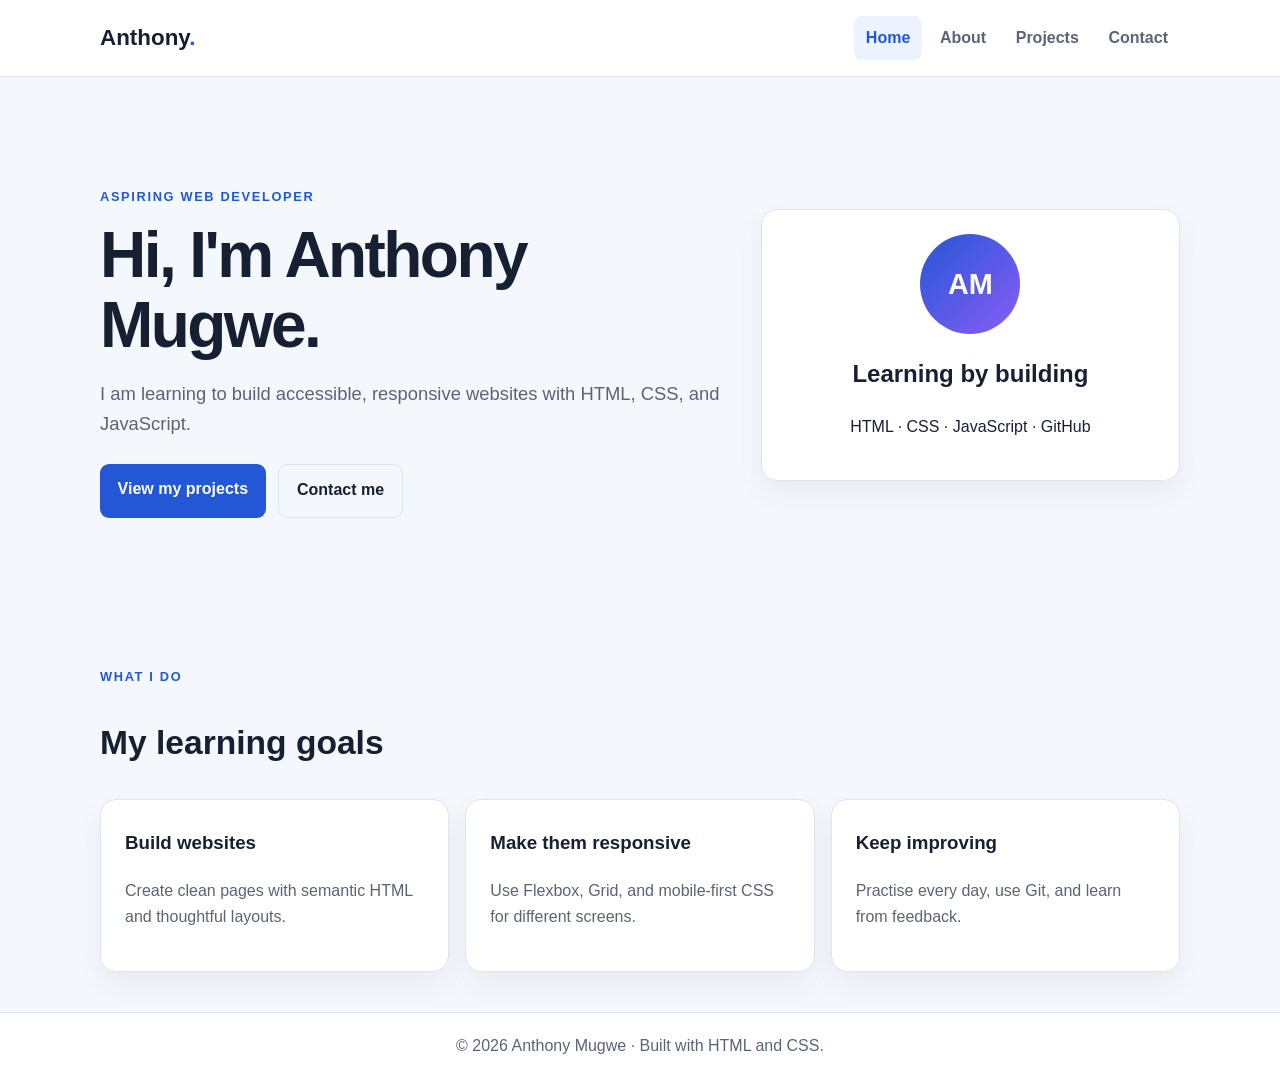
<file: index.html>
<!DOCTYPE html>
<html lang="en">
<head>
  <meta charset="UTF-8">
  <meta name="viewport" content="width=device-width, initial-scale=1.0">
  <meta name="description" content="Anthony Mugwe's personal developer portfolio.">
  <title>Anthony Mugwe | Portfolio</title>
  <link rel="stylesheet" href="styles.css">
</head>
<body>
  <header class="site-header">
    <div class="container nav-wrap">
      <a class="logo" href="index.html">Anthony<span>.</span></a>
      <nav aria-label="Main navigation">
        <a class="current" aria-current="page" href="index.html">Home</a>
        <a href="about.html">About</a>
        <a href="projects.html">Projects</a>
        <a href="contact.html">Contact</a>
      </nav>
    </div>
  </header>

  <main>
    <section class="hero container">
      <div class="hero-copy">
        <p class="eyebrow">ASPIRING WEB DEVELOPER</p>
        <h1>Hi, I'm Anthony Mugwe.</h1>
        <p>I am learning to build accessible, responsive websites with HTML, CSS, and JavaScript.</p>
        <div class="button-row">
          <a class="button" href="projects.html">View my projects</a>
          <a class="button button-outline" href="contact.html">Contact me</a>
        </div>
      </div>
      <div class="hero-card" aria-label="Developer skills summary">
        <div class="avatar" aria-hidden="true">AM</div>
        <h2>Learning by building</h2>
        <p>HTML · CSS · JavaScript · GitHub</p>
      </div>
    </section>

    <section class="section container">
      <p class="eyebrow">WHAT I DO</p>
      <h2>My learning goals</h2>
      <div class="card-grid">
        <article class="card"><h3>Build websites</h3><p>Create clean pages with semantic HTML and thoughtful layouts.</p></article>
        <article class="card"><h3>Make them responsive</h3><p>Use Flexbox, Grid, and mobile-first CSS for different screens.</p></article>
        <article class="card"><h3>Keep improving</h3><p>Practise every day, use Git, and learn from feedback.</p></article>
      </div>
    </section>
  </main>

  <footer class="site-footer"><div class="container"><p>© 2026 Anthony Mugwe · Built with HTML and CSS.</p></div></footer>
</body>
</html>
</file>
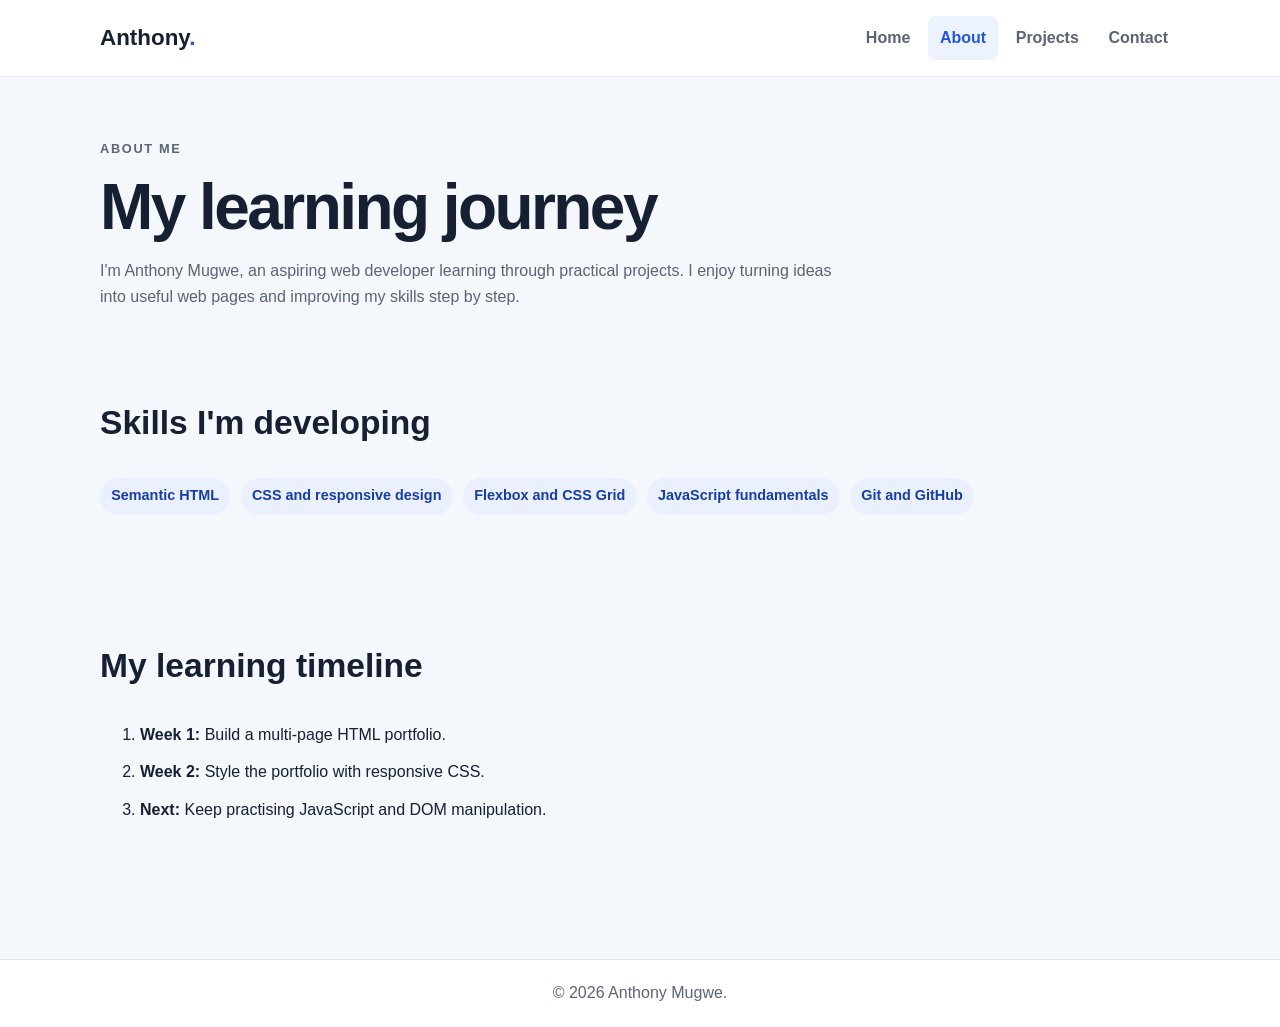
<file: about.html>
<!DOCTYPE html>
<html lang="en">
<head>
  <meta charset="UTF-8"><meta name="viewport" content="width=device-width, initial-scale=1.0">
  <title>About | Anthony Mugwe</title><link rel="stylesheet" href="styles.css">
</head>
<body>
<header class="site-header"><div class="container nav-wrap"><a class="logo" href="index.html">Anthony<span>.</span></a>
<nav aria-label="Main navigation"><a href="index.html">Home</a><a class="current" aria-current="page" href="about.html">About</a><a href="projects.html">Projects</a><a href="contact.html">Contact</a></nav></div></header>
<main class="container page-content">
  <p class="eyebrow">ABOUT ME</p><h1>My learning journey</h1>
  <p>I'm Anthony Mugwe, an aspiring web developer learning through practical projects. I enjoy turning ideas into useful web pages and improving my skills step by step.</p>
  <section class="section"><h2>Skills I'm developing</h2><ul class="skill-list"><li>Semantic HTML</li><li>CSS and responsive design</li><li>Flexbox and CSS Grid</li><li>JavaScript fundamentals</li><li>Git and GitHub</li></ul></section>
  <section class="section"><h2>My learning timeline</h2><ol class="timeline"><li><strong>Week 1:</strong> Build a multi-page HTML portfolio.</li><li><strong>Week 2:</strong> Style the portfolio with responsive CSS.</li><li><strong>Next:</strong> Keep practising JavaScript and DOM manipulation.</li></ol></section>
</main>
<footer class="site-footer"><div class="container"><p>© 2026 Anthony Mugwe.</p></div></footer>
</body></html>
</file>
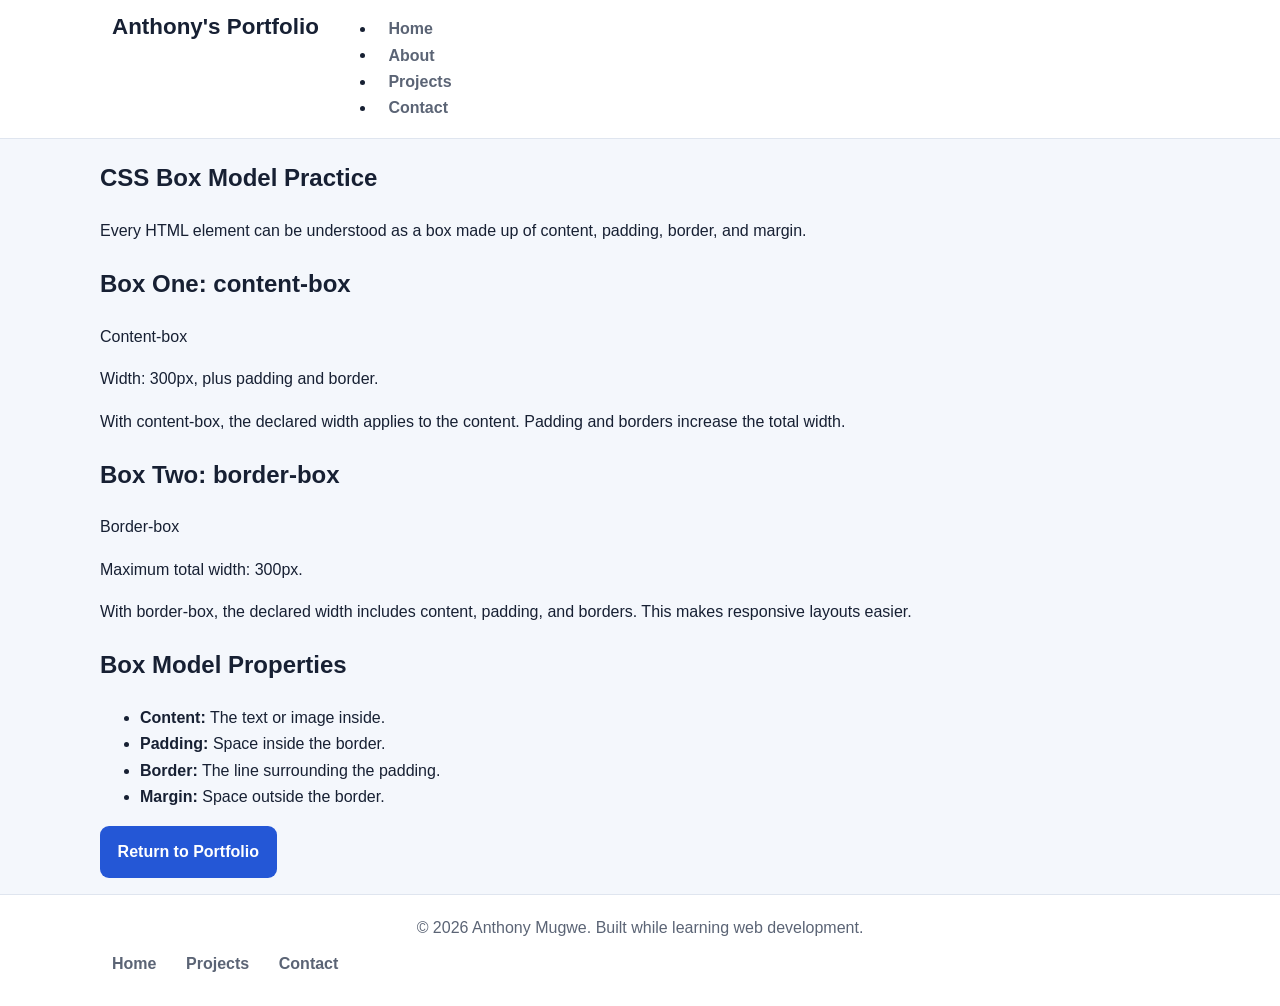
<file: box-model-practice[1].html>
<!DOCTYPE html>
<html lang="en">
<head>
    <meta charset="UTF-8">
    <meta name="viewport" content="width=device-width, initial-scale=1.0">
    <meta name="description" content="Box Model Practice — Anthony Mugwe's responsive portfolio.">
    <title>Box Model Practice | Anthony's Portfolio</title>
    <link rel="stylesheet" href="styles.css">
</head>
<body>
<header class="site-header">
    <nav class="navbar container" aria-label="Main navigation">
        <a class="logo" href="index.html">Anthony's Portfolio</a>
        <ul class="nav-links">
            <li><a href="index.html" >Home</a></li>
            <li><a href="about.html" >About</a></li>
            <li><a href="projects.html" >Projects</a></li>
            <li><a href="contact.html" >Contact</a></li>
        </ul>
    </nav>
</header>
<main>
<section class="container">
    <h1>CSS Box Model Practice</h1>
    <p>Every HTML element can be understood as a box made up of content, padding, border, and margin.</p>
    <h2>Box One: content-box</h2>
    <div class="box box-alternative"><p class="box-label">Content-box</p><p>Width: 300px, plus padding and border.</p></div>
    <p class="box-explanation">With content-box, the declared width applies to the content. Padding and borders increase the total width.</p>
    <h2>Box Two: border-box</h2>
    <div class="box box-standard"><p class="box-label">Border-box</p><p>Maximum total width: 300px.</p></div>
    <p class="box-explanation">With border-box, the declared width includes content, padding, and borders. This makes responsive layouts easier.</p>
    <h2>Box Model Properties</h2>
    <ul><li><strong>Content:</strong> The text or image inside.</li><li><strong>Padding:</strong> Space inside the border.</li><li><strong>Border:</strong> The line surrounding the padding.</li><li><strong>Margin:</strong> Space outside the border.</li></ul>
    <p><a class="button" href="index.html">Return to Portfolio</a></p>
</section>
</main>
<footer class="site-footer">
    <div class="container footer-content">
        <p>&copy; 2026 Anthony Mugwe. Built while learning web development.</p>
        <nav class="footer-links" aria-label="Footer navigation">
            <a href="index.html">Home</a><a href="projects.html">Projects</a><a href="contact.html">Contact</a>
        </nav>
    </div>
</footer>
</body>
</html>
</file>
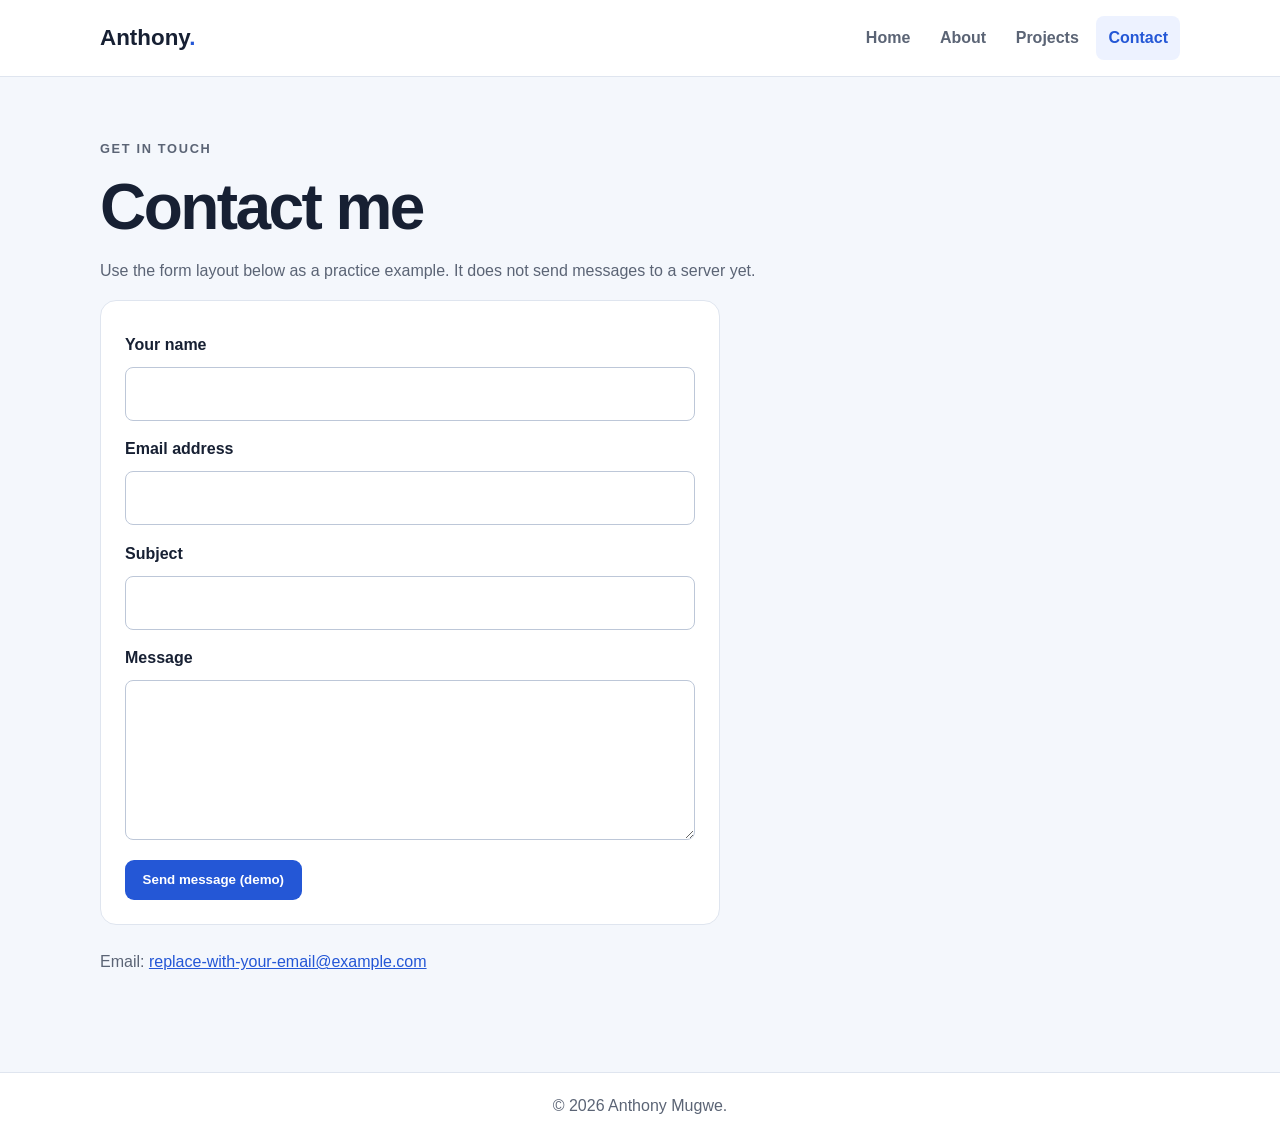
<file: contact.html>
<!DOCTYPE html>
<html lang="en">
<head>
  <meta charset="UTF-8"><meta name="viewport" content="width=device-width, initial-scale=1.0">
  <title>Contact | Anthony Mugwe</title><link rel="stylesheet" href="styles.css">
</head>
<body>
<header class="site-header"><div class="container nav-wrap"><a class="logo" href="index.html">Anthony<span>.</span></a>
<nav aria-label="Main navigation"><a href="index.html">Home</a><a href="about.html">About</a><a href="projects.html">Projects</a><a class="current" aria-current="page" href="contact.html">Contact</a></nav></div></header>
<main class="container page-content">
  <p class="eyebrow">GET IN TOUCH</p><h1>Contact me</h1>
  <p>Use the form layout below as a practice example. It does not send messages to a server yet.</p>
  <form class="contact-form" action="#" method="get" onsubmit="return false;">
    <label for="name">Your name</label><input id="name" name="name" type="text" autocomplete="name" required>
    <label for="email">Email address</label><input id="email" name="email" type="email" autocomplete="email" required>
    <label for="subject">Subject</label><input id="subject" name="subject" type="text" required>
    <label for="message">Message</label><textarea id="message" name="message" rows="5" required></textarea>
    <button class="button" type="submit">Send message (demo)</button>
  </form>
  <p class="contact-note">Email: <a href="mailto:replace-with-your-email@example.com">replace-with-your-email@example.com</a></p>
</main>
<footer class="site-footer"><div class="container"><p>© 2026 Anthony Mugwe.</p></div></footer>
</body></html>
</file>
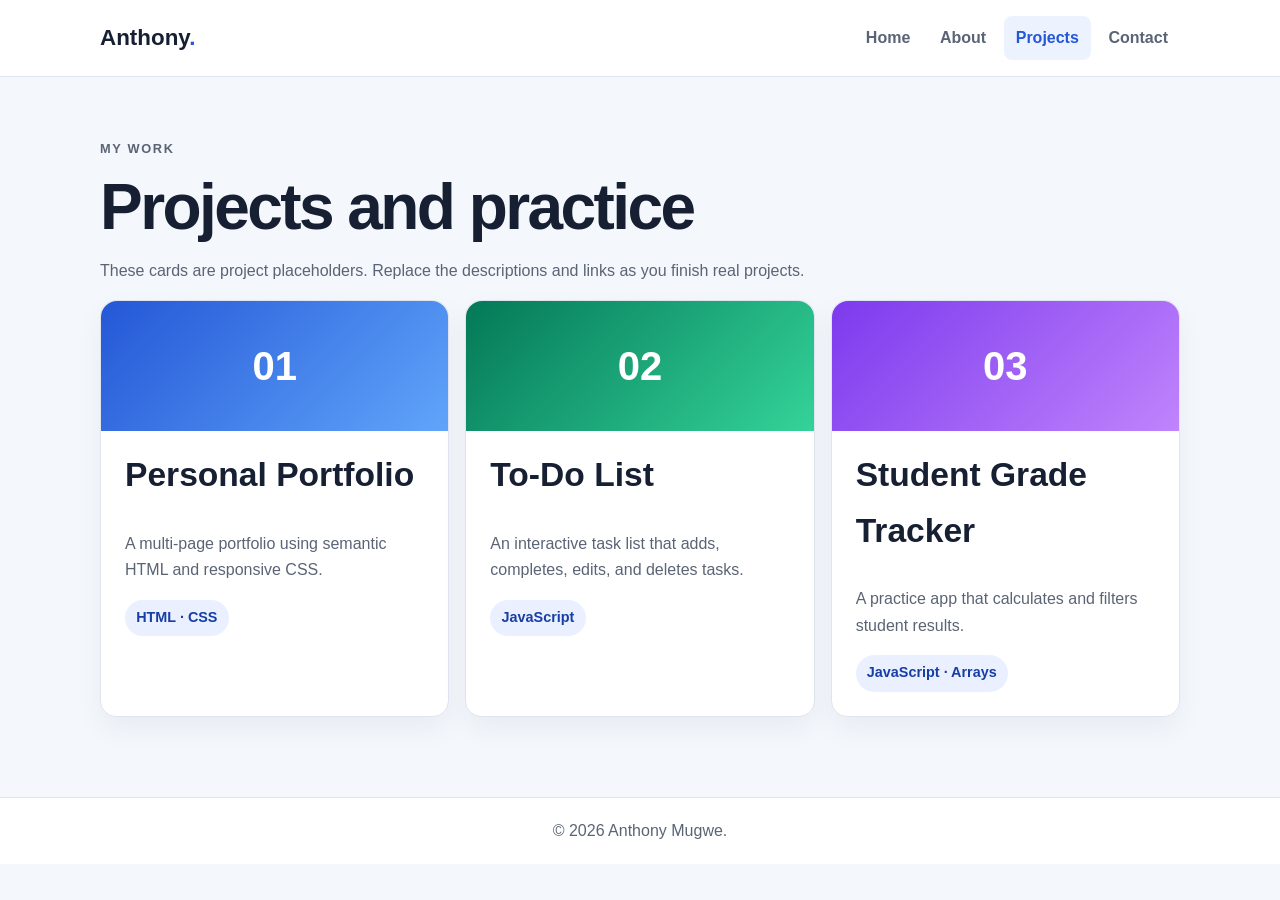
<file: projects.html>
<!DOCTYPE html>
<html lang="en">
<head>
  <meta charset="UTF-8"><meta name="viewport" content="width=device-width, initial-scale=1.0">
  <title>Projects | Anthony Mugwe</title><link rel="stylesheet" href="styles.css">
</head>
<body>
<header class="site-header"><div class="container nav-wrap"><a class="logo" href="index.html">Anthony<span>.</span></a>
<nav aria-label="Main navigation"><a href="index.html">Home</a><a href="about.html">About</a><a class="current" aria-current="page" href="projects.html">Projects</a><a href="contact.html">Contact</a></nav></div></header>
<main class="container page-content">
  <p class="eyebrow">MY WORK</p><h1>Projects and practice</h1>
  <p>These cards are project placeholders. Replace the descriptions and links as you finish real projects.</p>
  <div class="card-grid projects-grid">
    <article class="card project-card"><div class="project-art art-one" aria-hidden="true">01</div><h2>Personal Portfolio</h2><p>A multi-page portfolio using semantic HTML and responsive CSS.</p><span class="tag">HTML · CSS</span></article>
    <article class="card project-card"><div class="project-art art-two" aria-hidden="true">02</div><h2>To-Do List</h2><p>An interactive task list that adds, completes, edits, and deletes tasks.</p><span class="tag">JavaScript</span></article>
    <article class="card project-card"><div class="project-art art-three" aria-hidden="true">03</div><h2>Student Grade Tracker</h2><p>A practice app that calculates and filters student results.</p><span class="tag">JavaScript · Arrays</span></article>
  </div>
</main>
<footer class="site-footer"><div class="container"><p>© 2026 Anthony Mugwe.</p></div></footer>
</body></html>
</file>
<file: styles.css>
:root {
  --ink: #172033;
  --muted: #5b6475;
  --primary: #2457d6;
  --primary-dark: #173ea4;
  --surface: #ffffff;
  --background: #f4f7fc;
  --border: #dfe5ef;
  --radius: 16px;
  --content-width: 1080px;
}
* { box-sizing: border-box; }
html { scroll-behavior: smooth; }
body { margin: 0; font-family: Arial, Helvetica, sans-serif; line-height: 1.65; color: var(--ink); background: var(--background); }
a { color: var(--primary); }
a:focus-visible, button:focus-visible, input:focus-visible, textarea:focus-visible { outline: 3px solid #f59e0b; outline-offset: 3px; }
.container { width: min(100% - 2rem, var(--content-width)); margin-inline: auto; }
.site-header { background: var(--surface); border-bottom: 1px solid var(--border); }
.nav-wrap { min-height: 76px; display: flex; align-items: center; justify-content: space-between; gap: 1.5rem; }
.logo { color: var(--ink); font-size: 1.4rem; font-weight: 800; text-decoration: none; }
.logo span { color: var(--primary); }
nav { display: flex; flex-wrap: wrap; gap: .35rem; }
nav a { color: var(--muted); text-decoration: none; padding: .55rem .75rem; border-radius: 8px; font-weight: 700; }
nav a:hover, nav a.current { color: var(--primary); background: #edf2ff; }
.hero { display: grid; grid-template-columns: 1.5fr 1fr; align-items: center; gap: 2rem; padding-block: clamp(3rem, 8vw, 6rem); }
.hero h1, .page-content h1 { margin: .2rem 0 1rem; font-size: clamp(2.2rem, 6vw, 4rem); line-height: 1.1; letter-spacing: -.04em; }
.hero-copy > p:not(.eyebrow) { max-width: 620px; color: var(--muted); font-size: 1.15rem; }
.eyebrow { color: var(--primary); font-size: .8rem; letter-spacing: .13em; font-weight: 800; }
.button-row { display: flex; flex-wrap: wrap; gap: .8rem; margin-top: 1.5rem; }
.button { display: inline-block; border: 0; border-radius: 9px; padding: .8rem 1.1rem; color: white; background: var(--primary); text-decoration: none; font-weight: 700; cursor: pointer; }
.button:hover { background: var(--primary-dark); }
.button-outline { background: transparent; border: 1px solid var(--border); color: var(--ink); }
.button-outline:hover { background: #eaf0ff; color: var(--primary-dark); }
.hero-card, .card { background: var(--surface); border: 1px solid var(--border); border-radius: var(--radius); padding: 1.5rem; box-shadow: 0 12px 28px rgb(23 32 51 / 5%); }
.hero-card { text-align: center; }
.avatar { display: grid; place-items: center; width: 100px; height: 100px; margin: 0 auto 1rem; border-radius: 50%; color: white; background: linear-gradient(135deg, var(--primary), #8b5cf6); font-size: 1.8rem; font-weight: 800; }
.section { padding-block: 2.5rem; }
.section h2, .page-content h2 { font-size: clamp(1.5rem, 4vw, 2.1rem); }
.card-grid { display: grid; grid-template-columns: repeat(3, minmax(0, 1fr)); gap: 1rem; }
.card h2, .card h3 { margin-top: .3rem; }
.card p, .page-content > p { color: var(--muted); }
.page-content { padding-block: 3rem 5rem; min-height: 65vh; }
.page-content > p { max-width: 760px; }
.skill-list { display: flex; flex-wrap: wrap; gap: .65rem; padding: 0; list-style: none; }
.skill-list li, .tag { background: #eaf0ff; color: var(--primary-dark); padding: .4rem .7rem; border-radius: 999px; font-size: .9rem; font-weight: 700; }
.timeline li { margin-block: .7rem; }
.project-art { display: grid; place-items: center; min-height: 130px; margin: -1.5rem -1.5rem 1rem; border-radius: var(--radius) var(--radius) 0 0; font-size: 2.5rem; font-weight: 800; color: white; }
.art-one { background: linear-gradient(135deg, #2457d6, #60a5fa); }
.art-two { background: linear-gradient(135deg, #047857, #34d399); }
.art-three { background: linear-gradient(135deg, #7c3aed, #c084fc); }
.tag { display: inline-block; }
.contact-form { display: grid; gap: .55rem; max-width: 620px; padding: 1.5rem; background: white; border: 1px solid var(--border); border-radius: var(--radius); }
.contact-form label { margin-top: .4rem; font-weight: 700; }
.contact-form input, .contact-form textarea { width: 100%; padding: .8rem; border: 1px solid #bdc7d8; border-radius: 8px; font: inherit; }
.contact-form textarea { resize: vertical; }
.contact-form .button { justify-self: start; margin-top: .7rem; }
.contact-note { margin-top: 1.5rem; }
.site-footer { border-top: 1px solid var(--border); background: white; color: var(--muted); text-align: center; padding: 1.25rem 0; }
.site-footer p { margin: 0; }
@media (max-width: 720px) {
  .nav-wrap { align-items: flex-start; flex-direction: column; padding-block: 1rem; gap: .6rem; }
  nav { width: 100%; }
  nav a { padding: .45rem .55rem; }
  .hero { grid-template-columns: 1fr; }
  .hero-card { max-width: 420px; }
  .card-grid { grid-template-columns: 1fr; }
}
</file>
